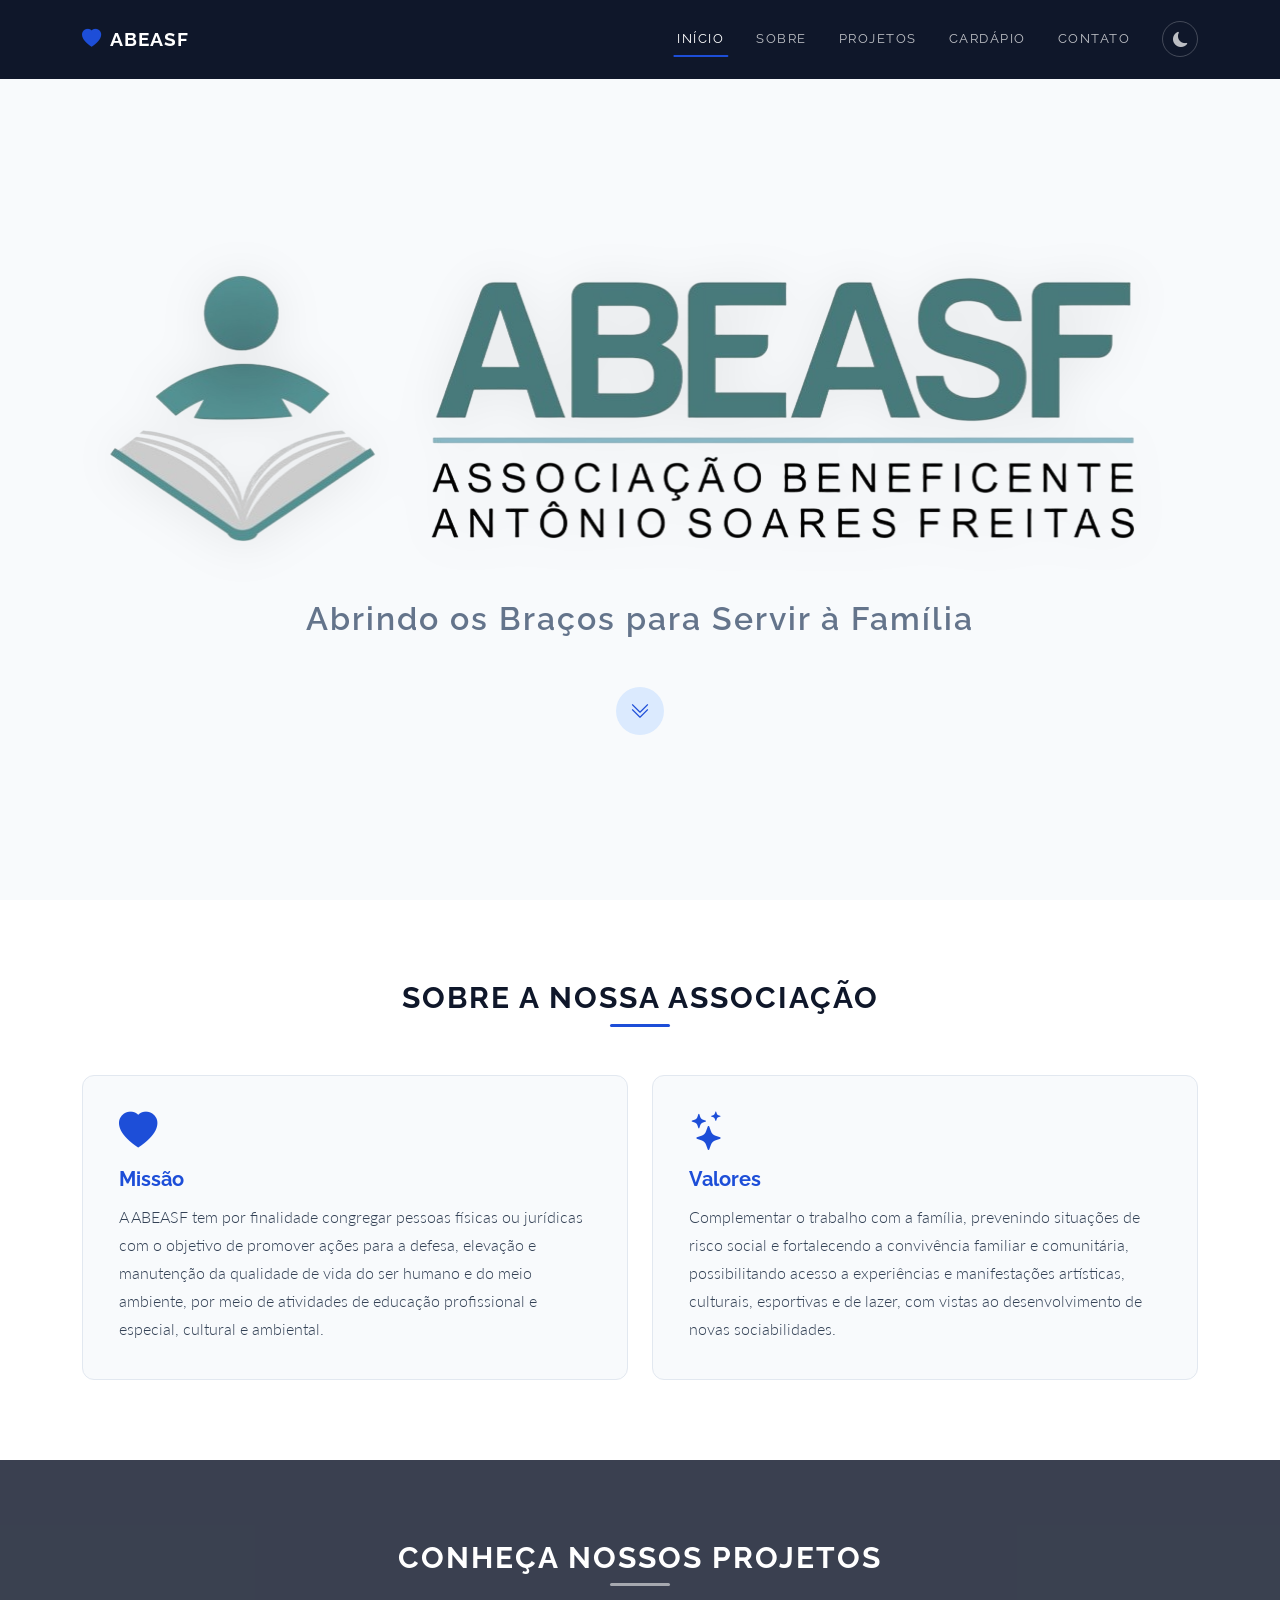
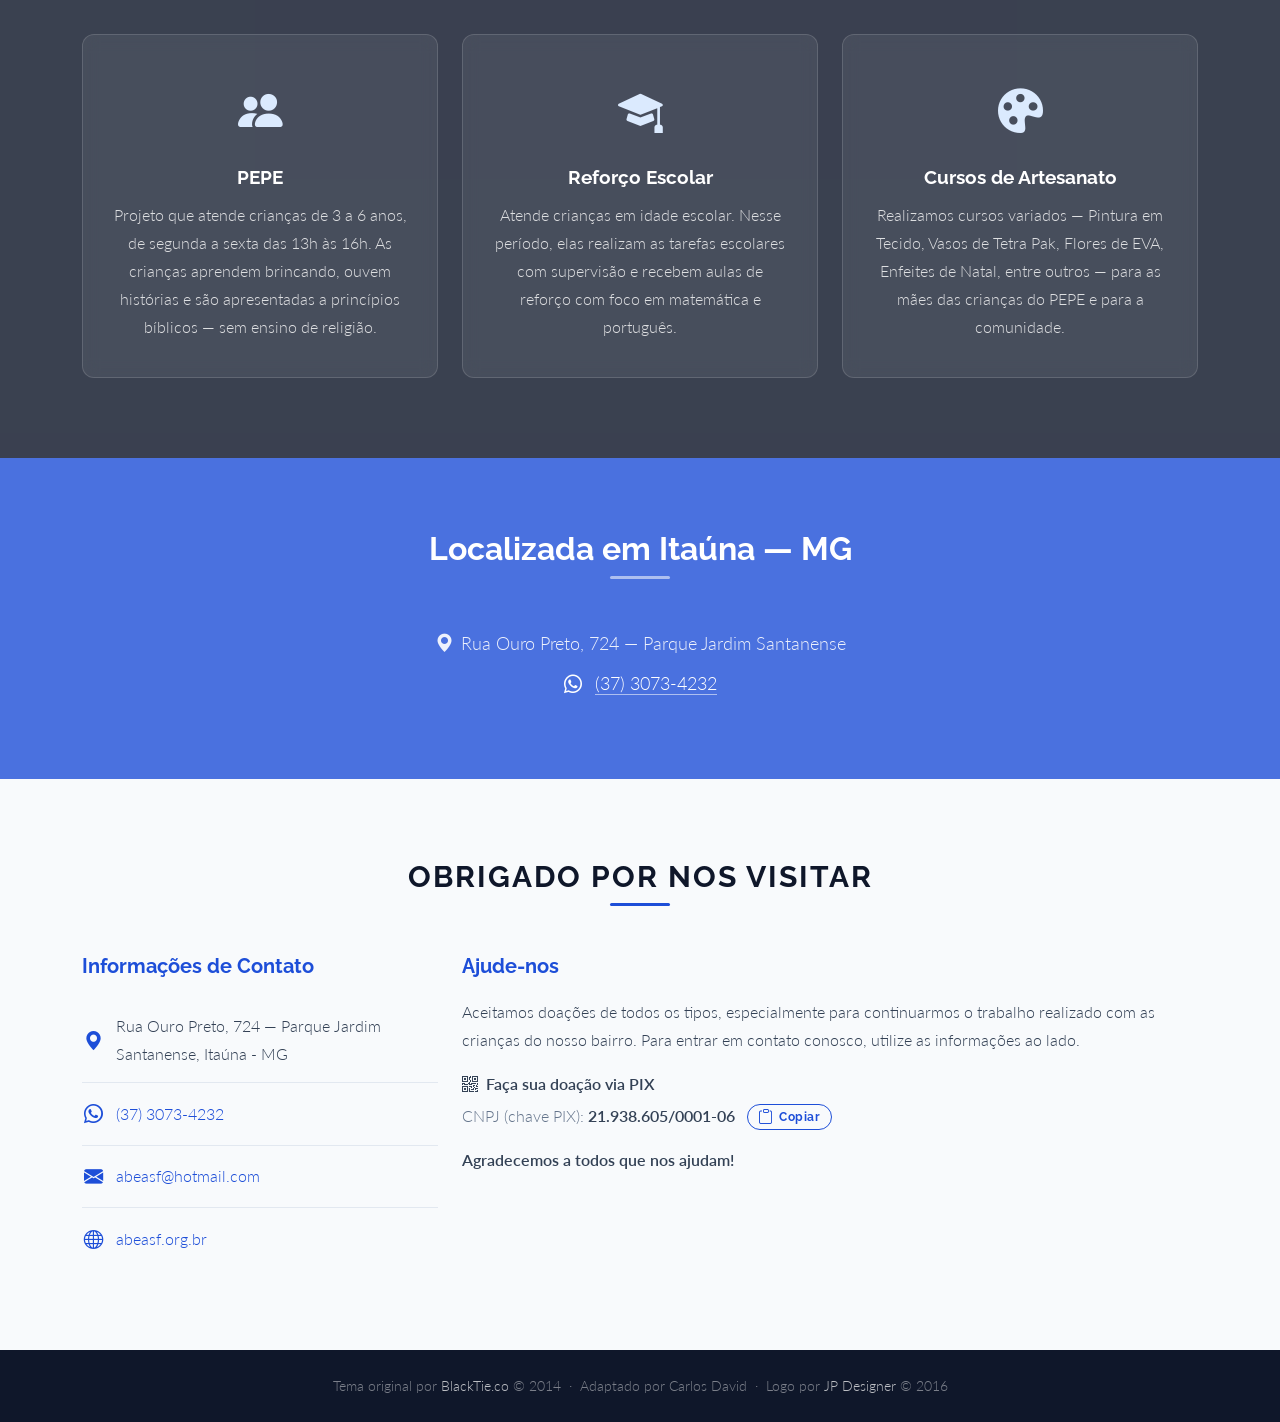
<file: index.html>
<!DOCTYPE html>
<html lang="pt-BR">

<head>
    <meta charset="utf-8">
    <meta name="viewport" content="width=device-width, initial-scale=1.0">
    <meta name="description" content="ABEASF — Associação Beneficente Antonio Soares Freitas. Abrindo os braços para servir à família em Itaúna, MG.">
    <title>ABEASF — Associação Beneficente Antonio Soares Freitas</title>
    <link rel="shortcut icon" href="assets/img/favicon.ico">
    <!-- Anti-flash: aplica o tema salvo antes dos estilos renderizarem -->
    <script>(function(){var t=localStorage.getItem('theme')||'light';document.documentElement.setAttribute('data-theme',t);})();</script>

    <!-- Bootstrap 5 -->
    <link href="https://cdn.jsdelivr.net/npm/bootstrap@5.3.3/dist/css/bootstrap.min.css" rel="stylesheet">
    <!-- Bootstrap Icons -->
    <link href="https://cdn.jsdelivr.net/npm/bootstrap-icons@1.11.3/font/bootstrap-icons.min.css" rel="stylesheet">
    <!-- Google Fonts -->
    <link rel="preconnect" href="https://fonts.googleapis.com">
    <link rel="preconnect" href="https://fonts.gstatic.com" crossorigin>
    <link href="https://fonts.googleapis.com/css2?family=Lato:ital,wght@0,300;0,400;0,700;1,300;1,400&family=Raleway:wght@300;400;700&display=swap" rel="stylesheet">
    <!-- Estilos customizados -->
    <link href="assets/css/main.css" rel="stylesheet">
</head>

<body data-bs-spy="scroll" data-bs-target="#navbar-main" data-bs-offset="80">

    <!-- NAVBAR -->
    <nav id="navbar-main" class="navbar navbar-expand-lg navbar-dark fixed-top">
        <div class="container">
            <a class="navbar-brand" href="#home">
                <i class="bi bi-heart-fill me-2"></i>ABEASF
            </a>
            <div class="collapse navbar-collapse" id="navbarNav">
                <ul class="navbar-nav ms-auto">
                    <li class="nav-item"><a class="nav-link" href="#home">Início</a></li>
                    <li class="nav-item"><a class="nav-link" href="#about">Sobre</a></li>
                    <li class="nav-item"><a class="nav-link" href="#projetos">Projetos</a></li>
                    <li class="nav-item"><a class="nav-link" href="cardapio.html">Cardápio</a></li>
                    <li class="nav-item"><a class="nav-link" href="#contact">Contato</a></li>
                </ul>
            </div>
            <a class="nav-quick d-lg-none ms-auto" href="cardapio.html">
                <i class="bi bi-journal-text me-1"></i>Cardápio
            </a>
            <button class="theme-toggle ms-2 ms-lg-3" id="themeToggle" aria-label="Alternar tema">
                <i class="bi bi-moon-fill" id="themeIcon"></i>
            </button>
            <button class="navbar-toggler border-0 d-lg-none ms-2" type="button" data-bs-toggle="collapse"
                data-bs-target="#navbarNav" aria-controls="navbarNav" aria-expanded="false"
                aria-label="Abrir menu de navegação">
                <span class="navbar-toggler-icon"></span>
            </button>
        </div>
    </nav>

    <!-- HERO -->
    <section id="home" class="section-hero">
        <div class="container text-center">
            <img src="assets/img/logo-trans.png" alt="Logotipo da ABEASF" class="img-fluid hero-logo">
            <p class="hero-tagline">Abrindo os Braços para Servir à Família</p>
            <a href="#about" class="btn-scroll-down" aria-label="Rolar para baixo">
                <i class="bi bi-chevron-double-down"></i>
            </a>
        </div>
    </section>

    <!-- SOBRE -->
    <section id="about" class="section-about">
        <div class="container">
            <h2 class="section-title">Sobre a Nossa Associação</h2>
            <hr class="section-hr">
            <div class="row g-4">
                <div class="col-md-6">
                    <div class="feature-card">
                        <div class="feature-icon">
                            <i class="bi bi-heart-fill"></i>
                        </div>
                        <h3>Missão</h3>
                        <p>A ABEASF tem por finalidade congregar pessoas físicas ou jurídicas com o objetivo de
                            promover ações para a defesa, elevação e manutenção da qualidade de vida do ser
                            humano e do meio ambiente, por meio de atividades de educação profissional e
                            especial, cultural e ambiental.</p>
                    </div>
                </div>
                <div class="col-md-6">
                    <div class="feature-card">
                        <div class="feature-icon">
                            <i class="bi bi-stars"></i>
                        </div>
                        <h3>Valores</h3>
                        <p>Complementar o trabalho com a família, prevenindo situações de risco social e
                            fortalecendo a convivência familiar e comunitária, possibilitando acesso a
                            experiências e manifestações artísticas, culturais, esportivas e de lazer, com
                            vistas ao desenvolvimento de novas sociabilidades.</p>
                    </div>
                </div>
            </div>
        </div>
    </section>

    <!-- PROJETOS -->
    <section id="projetos" class="section-projects">
        <div class="overlay"></div>
        <div class="container position-relative">
            <h2 class="section-title text-white">Conheça Nossos Projetos</h2>
            <hr class="section-hr light">
            <div class="row g-4 justify-content-center">
                <div class="col-lg-4 col-md-6">
                    <div class="project-card">
                        <i class="bi bi-people-fill project-icon"></i>
                        <h3>PEPE</h3>
                        <p>Projeto que atende crianças de 3 a 6 anos, de segunda a sexta das 13h às 16h. As
                            crianças aprendem brincando, ouvem histórias e são apresentadas a princípios
                            bíblicos — sem ensino de religião.</p>
                    </div>
                </div>
                <div class="col-lg-4 col-md-6">
                    <div class="project-card">
                        <i class="bi bi-mortarboard-fill project-icon"></i>
                        <h3>Reforço Escolar</h3>
                        <p>Atende crianças em idade escolar. Nesse período, elas realizam as tarefas escolares
                            com supervisão e recebem aulas de reforço com foco em matemática e português.</p>
                    </div>
                </div>
                <div class="col-lg-4 col-md-6">
                    <div class="project-card">
                        <i class="bi bi-palette-fill project-icon"></i>
                        <h3>Cursos de Artesanato</h3>
                        <p>Realizamos cursos variados — Pintura em Tecido, Vasos de Tetra Pak, Flores de EVA,
                            Enfeites de Natal, entre outros — para as mães das crianças do PEPE e para a
                            comunidade.</p>
                    </div>
                </div>
            </div>
        </div>
    </section>

    <!-- LOCALIZAÇÃO -->
    <section class="section-location">
        <div class="overlay"></div>
        <div class="container position-relative text-center">
            <h2>Localizada em Itaúna — MG</h2>
            <hr class="section-hr light">
            <p class="location-info">
                <i class="bi bi-geo-alt-fill me-2"></i>Rua Ouro Preto, 724 — Parque Jardim Santanense
            </p>
            <p class="location-info">
                <i class="bi bi-whatsapp me-2"></i>
                <a href="https://wa.me/553730734232" target="_blank" rel="noopener noreferrer">(37) 3073-4232</a>
            </p>
        </div>
    </section>

    <!-- CONTATO -->
    <section id="contact" class="section-contact">
        <div class="container">
            <h2 class="section-title">Obrigado por Nos Visitar</h2>
            <hr class="section-hr">
            <div class="row g-4">
                <div class="col-lg-4">
                    <h3 class="contact-subtitle">Informações de Contato</h3>
                    <ul class="contact-list">
                        <li>
                            <i class="bi bi-geo-alt-fill"></i>
                            <span>Rua Ouro Preto, 724 — Parque Jardim Santanense, Itaúna - MG</span>
                        </li>
                        <li>
                            <i class="bi bi-whatsapp"></i>
                            <a href="https://wa.me/553730734232" target="_blank" rel="noopener noreferrer">(37) 3073-4232</a>
                        </li>
                        <li>
                            <i class="bi bi-envelope-fill"></i>
                            <a href="mailto:abeasf@hotmail.com">abeasf@hotmail.com</a>
                        </li>
                        <li>
                            <i class="bi bi-globe"></i>
                            <a href="https://abeasf.org.br" target="_blank" rel="noopener noreferrer">abeasf.org.br</a>
                        </li>
                    </ul>
                </div>
                <div class="col-lg-8">
                    <h3 class="contact-subtitle">Ajude-nos</h3>
                    <p>Aceitamos doações de todos os tipos, especialmente para continuarmos o trabalho
                        realizado com as crianças do nosso bairro. Para entrar em contato conosco, utilize
                        as informações ao lado.</p>
                    <p class="mb-1 fw-semibold">
                        <i class="bi bi-qr-code me-2"></i>Faça sua doação via PIX
                    </p>
                    <p class="mb-3">
                        <span class="text-muted">CNPJ (chave PIX):</span>
                        <span class="fw-semibold" id="pixKey">21.938.605/0001-06</span>
                        <button type="button" class="btn-copy" id="copyPixBtn"
                                data-copy-target="pixKey"
                                aria-label="Copiar CNPJ para a área de transferência">
                            <i class="bi bi-clipboard" aria-hidden="true"></i>
                            <span class="btn-copy-label">Copiar</span>
                        </button>
                    </p>
                    <p class="fw-semibold">Agradecemos a todos que nos ajudam!</p>
                </div>
            </div>
        </div>
    </section>

    <!-- RODAPÉ -->
    <footer class="site-footer">
        <div class="container text-center">
            <p>Tema original por <a href="https://blacktie.co" target="_blank" rel="noopener noreferrer">BlackTie.co</a>
                &copy; 2014 &nbsp;&middot;&nbsp;
                Adaptado por Carlos David &nbsp;&middot;&nbsp;
                Logo por <a href="https://www.joaopaulodesigner.com/" target="_blank" rel="noopener noreferrer">JP Designer</a>
                &copy; 2016</p>
        </div>
    </footer>

    <!-- Bootstrap 5 JS -->
    <script src="https://cdn.jsdelivr.net/npm/bootstrap@5.3.3/dist/js/bootstrap.bundle.min.js"></script>
    <script>
        window.addEventListener('scroll', function () {
            document.getElementById('navbar-main').classList.toggle('scrolled', window.scrollY > 50);
        });

        (function () {
            var html = document.documentElement;
            var btn  = document.getElementById('themeToggle');
            var icon = document.getElementById('themeIcon');

            function setTheme(theme) {
                html.setAttribute('data-theme', theme);
                localStorage.setItem('theme', theme);
                icon.className = theme === 'dark' ? 'bi bi-sun-fill' : 'bi bi-moon-fill';
            }

            // Sincroniza o ícone com o tema já aplicado pelo script do <head>
            setTheme(html.getAttribute('data-theme') || 'light');

            btn.addEventListener('click', function () {
                setTheme(html.getAttribute('data-theme') === 'dark' ? 'light' : 'dark');
            });
        })();

        // Copiar CNPJ (chave PIX) para a área de transferência
        (function () {
            var btn = document.getElementById('copyPixBtn');
            if (!btn) return;

            var icon  = btn.querySelector('i');
            var label = btn.querySelector('.btn-copy-label');
            var originalIcon  = icon.className;
            var originalLabel = label.textContent;
            var resetTimer;

            btn.addEventListener('click', function () {
                var target = document.getElementById(btn.dataset.copyTarget);
                if (!target) return;
                var text = target.textContent.trim();

                var done = function () {
                    btn.classList.add('is-copied');
                    icon.className   = 'bi bi-check2';
                    label.textContent = 'Copiado!';
                    clearTimeout(resetTimer);
                    resetTimer = setTimeout(function () {
                        btn.classList.remove('is-copied');
                        icon.className   = originalIcon;
                        label.textContent = originalLabel;
                    }, 1800);
                };

                if (navigator.clipboard && window.isSecureContext) {
                    navigator.clipboard.writeText(text).then(done).catch(fallback);
                } else {
                    fallback();
                }

                function fallback() {
                    var isIOS = /iPad|iPhone|iPod/.test(navigator.userAgent) && !window.MSStream;
                    var ta = document.createElement('textarea');
                    ta.value = text;
                    // iOS exige editável e visível para permitir cópia via execCommand
                    ta.contentEditable = 'true';
                    ta.readOnly = false;
                    ta.style.position = 'fixed';
                    ta.style.top = '0';
                    ta.style.left = '0';
                    ta.style.width = '1px';
                    ta.style.height = '1px';
                    ta.style.opacity = '0';
                    ta.style.fontSize = '16px'; // evita auto-zoom no iOS
                    document.body.appendChild(ta);

                    if (isIOS) {
                        var range = document.createRange();
                        range.selectNodeContents(ta);
                        var sel = window.getSelection();
                        sel.removeAllRanges();
                        sel.addRange(range);
                        ta.setSelectionRange(0, 999999);
                    } else {
                        ta.focus();
                        ta.select();
                    }

                    try { document.execCommand('copy'); done(); } catch (e) { /* silencioso */ }
                    document.body.removeChild(ta);
                }
            });
        })();
    </script>

</body>
</html>
</file>
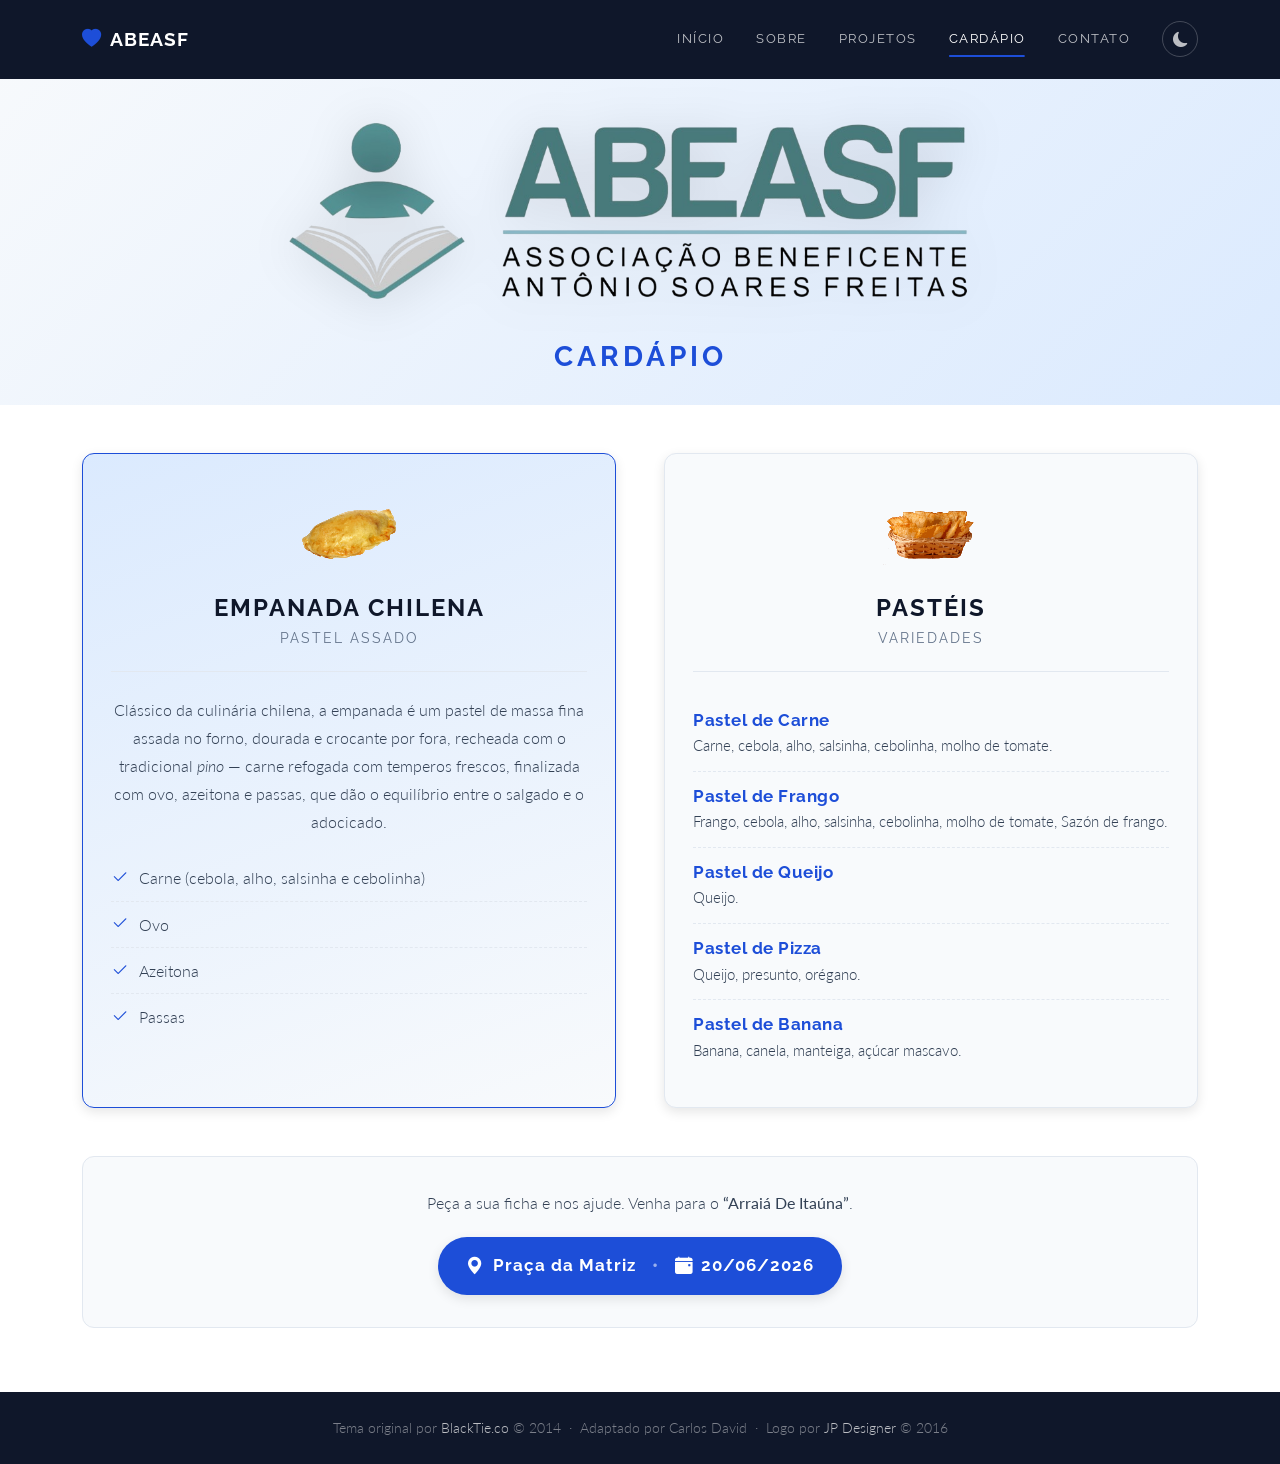
<file: cardapio.html>
<!DOCTYPE html>
<html lang="pt-BR">

<head>
    <meta charset="utf-8">
    <meta name="viewport" content="width=device-width, initial-scale=1.0">
    <meta name="description" content="Cardápio da ABEASF — Empanada Chilena e pastéis assados. Ajude a associação saboreando comidas artesanais.">
    <title>Cardápio — ABEASF</title>
    <link rel="shortcut icon" href="assets/img/favicon.ico">
    <!-- Anti-flash: aplica o tema salvo antes dos estilos renderizarem -->
    <script>(function(){var t=localStorage.getItem('theme')||'light';document.documentElement.setAttribute('data-theme',t);})();</script>

    <!-- Bootstrap 5 -->
    <link href="https://cdn.jsdelivr.net/npm/bootstrap@5.3.3/dist/css/bootstrap.min.css" rel="stylesheet">
    <!-- Bootstrap Icons -->
    <link href="https://cdn.jsdelivr.net/npm/bootstrap-icons@1.11.3/font/bootstrap-icons.min.css" rel="stylesheet">
    <!-- Google Fonts -->
    <link rel="preconnect" href="https://fonts.googleapis.com">
    <link rel="preconnect" href="https://fonts.gstatic.com" crossorigin>
    <link href="https://fonts.googleapis.com/css2?family=Lato:ital,wght@0,300;0,400;0,700;1,300;1,400&family=Raleway:wght@300;400;700&display=swap" rel="stylesheet">
    <!-- Estilos customizados -->
    <link href="assets/css/main.css" rel="stylesheet">
</head>

<body class="page-cardapio">

    <!-- NAVBAR -->
    <nav id="navbar-main" class="navbar navbar-expand-lg navbar-dark fixed-top">
        <div class="container">
            <a class="navbar-brand" href="index.html#home">
                <i class="bi bi-heart-fill me-2"></i>ABEASF
            </a>
            <div class="collapse navbar-collapse" id="navbarNav">
                <ul class="navbar-nav ms-auto">
                    <li class="nav-item"><a class="nav-link" href="index.html#home">Início</a></li>
                    <li class="nav-item"><a class="nav-link" href="index.html#about">Sobre</a></li>
                    <li class="nav-item"><a class="nav-link" href="index.html#projetos">Projetos</a></li>
                    <li class="nav-item"><a class="nav-link active" href="cardapio.html">Cardápio</a></li>
                    <li class="nav-item"><a class="nav-link" href="index.html#contact">Contato</a></li>
                </ul>
            </div>
            <a class="nav-quick nav-quick-active d-lg-none ms-auto" href="cardapio.html" aria-current="page">
                <i class="bi bi-journal-text me-1"></i>Cardápio
            </a>
            <button class="theme-toggle ms-2 ms-lg-3" id="themeToggle" aria-label="Alternar tema">
                <i class="bi bi-moon-fill" id="themeIcon"></i>
            </button>
            <button class="navbar-toggler border-0 d-lg-none ms-2" type="button" data-bs-toggle="collapse"
                data-bs-target="#navbarNav" aria-controls="navbarNav" aria-expanded="false"
                aria-label="Abrir menu de navegação">
                <span class="navbar-toggler-icon"></span>
            </button>
        </div>
    </nav>

    <!-- HERO COM LOGO GRANDE -->
    <header class="menu-hero">
        <div class="container text-center">
            <img src="assets/img/logo-trans.png" alt="Logotipo da ABEASF" class="menu-hero-logo">
            <p class="menu-hero-tagline">Cardápio</p>
        </div>
    </header>

    <!-- CARDÁPIO — 2 COLUNAS -->
    <section class="menu-content">
        <div class="container">
            <div class="row g-4 g-lg-5">

                <!-- COLUNA 1 — EMPANADA CHILENA -->
                <div class="col-lg-6">
                    <article class="menu-column menu-column-feature">
                        <header class="menu-column-header">
                            <img src="assets/img/icons/empanada.svg" alt="" class="menu-column-icon" loading="lazy">
                            <h2 class="menu-column-title">Empanada Chilena</h2>
                            <p class="menu-column-subtitle">Pastel Assado</p>
                        </header>
                        <p class="menu-column-intro">
                            Clássico da culinária chilena, a empanada é um pastel de massa
                            fina assada no forno, dourada e crocante por fora, recheada com
                            o tradicional <em>pino</em> — carne refogada com temperos
                            frescos, finalizada com ovo, azeitona e passas, que dão o
                            equilíbrio entre o salgado e o adocicado.
                        </p>
                        <ul class="menu-ingredients">
                            <li><i class="bi bi-check2"></i>Carne (cebola, alho, salsinha e cebolinha)</li>
                            <li><i class="bi bi-check2"></i>Ovo</li>
                            <li><i class="bi bi-check2"></i>Azeitona</li>
                            <li><i class="bi bi-check2"></i>Passas</li>
                        </ul>
                    </article>
                </div>

                <!-- COLUNA 2 — PASTÉIS -->
                <div class="col-lg-6">
                    <article class="menu-column">
                        <header class="menu-column-header">
                            <img src="assets/img/icons/pastel.svg" alt="" class="menu-column-icon" loading="lazy">
                            <h2 class="menu-column-title">Pastéis</h2>
                            <p class="menu-column-subtitle">Variedades</p>
                        </header>

                        <ul class="menu-items">
                            <li class="menu-item">
                                <h3>Pastel de Carne</h3>
                                <p>Carne, cebola, alho, salsinha, cebolinha, molho de tomate.</p>
                            </li>
                            <li class="menu-item">
                                <h3>Pastel de Frango</h3>
                                <p>Frango, cebola, alho, salsinha, cebolinha, molho de tomate, Sazón de frango.</p>
                            </li>
                            <li class="menu-item">
                                <h3>Pastel de Queijo</h3>
                                <p>Queijo.</p>
                            </li>
                            <li class="menu-item">
                                <h3>Pastel de Pizza</h3>
                                <p>Queijo, presunto, orégano.</p>
                            </li>
                            <li class="menu-item">
                                <h3>Pastel de Banana</h3>
                                <p>Banana, canela, manteiga, açúcar mascavo.</p>
                            </li>
                        </ul>
                    </article>
                </div>

            </div>

            <!-- CTA EVENTO -->
            <div class="menu-cta text-center">
                <p class="menu-cta-text">
                    Peça a sua ficha e nos ajude. Venha para o <strong>“Arraiá De Itaúna”</strong>.
                </p>
                <div class="menu-event">
                    <span class="menu-event-item">
                        <i class="bi bi-geo-alt-fill"></i>Praça da Matriz
                    </span>
                    <span class="menu-event-divider" aria-hidden="true">•</span>
                    <span class="menu-event-item">
                        <i class="bi bi-calendar-event-fill"></i>20/06/2026
                    </span>
                </div>
            </div>
        </div>
    </section>

    <!-- RODAPÉ -->
    <footer class="site-footer">
        <div class="container text-center">
            <p>Tema original por <a href="https://blacktie.co" target="_blank" rel="noopener noreferrer">BlackTie.co</a>
                &copy; 2014 &nbsp;&middot;&nbsp;
                Adaptado por Carlos David &nbsp;&middot;&nbsp;
                Logo por <a href="https://www.joaopaulodesigner.com/" target="_blank" rel="noopener noreferrer">JP Designer</a>
                &copy; 2016</p>
        </div>
    </footer>

    <!-- Bootstrap 5 JS -->
    <script src="https://cdn.jsdelivr.net/npm/bootstrap@5.3.3/dist/js/bootstrap.bundle.min.js"></script>
    <script>
        window.addEventListener('scroll', function () {
            document.getElementById('navbar-main').classList.toggle('scrolled', window.scrollY > 50);
        });

        (function () {
            var html = document.documentElement;
            var btn  = document.getElementById('themeToggle');
            var icon = document.getElementById('themeIcon');

            function setTheme(theme) {
                html.setAttribute('data-theme', theme);
                localStorage.setItem('theme', theme);
                icon.className = theme === 'dark' ? 'bi bi-sun-fill' : 'bi bi-moon-fill';
            }

            // Sincroniza o ícone com o tema já aplicado pelo script do <head>
            setTheme(html.getAttribute('data-theme') || 'light');

            btn.addEventListener('click', function () {
                setTheme(html.getAttribute('data-theme') === 'dark' ? 'light' : 'dark');
            });
        })();
    </script>

</body>
</html>
</file>
<file: assets/css/main.css>
/* ==========================================================================
   Variáveis CSS
   ========================================================================== */
:root {
    --primary:        #1d4ed8;
    --primary-dark:   #1e3a8a;
    --primary-light:  #dbeafe;
    --dark:           #0f172a;
    --text:           #334155;
    --text-muted:     #64748b;
    --light-bg:       #f8fafc;
    --border:         #e2e8f0;
    --shadow-md:      0 4px 12px rgba(0, 0, 0, .10);
    --shadow-lg:      0 10px 30px rgba(0, 0, 0, .13);
    --radius:         .75rem;
    --transition:     .25s ease;
    --navbar-h:       76px;
}

/* ==========================================================================
   Base
   ========================================================================== */
html {
    scroll-behavior: smooth;
}

body {
    font-family: 'Lato', sans-serif;
    font-weight: 300;
    font-size: 16px;
    color: var(--text);
    line-height: 1.75;
}

h1, h2, h3, h4, h5, h6 {
    font-family: 'Raleway', sans-serif;
    font-weight: 700;
    color: var(--dark);
}

a {
    color: var(--primary);
    text-decoration: none;
    transition: color var(--transition);
}

a:hover {
    color: var(--primary-dark);
}

::selection {
    background: var(--primary);
    color: #fff;
}

/* ==========================================================================
   Utilitários compartilhados
   ========================================================================== */
.section-title {
    text-align: center;
    font-size: 1.85rem;
    letter-spacing: 2px;
    text-transform: uppercase;
    margin-bottom: .5rem;
}

.section-hr {
    width: 60px;
    height: 3px;
    background: var(--primary);
    border: none;
    margin: 0 auto 3rem;
    opacity: 1;
    border-radius: 2px;
}

.section-hr.light {
    background: rgba(255, 255, 255, .55);
}

.overlay {
    position: absolute;
    inset: 0;
}

/* ==========================================================================
   Navbar
   ========================================================================== */
#navbar-main {
    background: var(--dark);
    padding: 1.1rem 0;
    transition: padding var(--transition), box-shadow var(--transition);
}

#navbar-main.scrolled {
    padding: .65rem 0;
    box-shadow: 0 4px 20px rgba(0, 0, 0, .28);
}

.navbar-brand {
    font-family: 'Raleway', sans-serif;
    font-weight: 700;
    font-size: 1.2rem;
    letter-spacing: 1px;
    color: #fff !important;
}

.navbar-brand i {
    color: var(--primary);
}

.nav-link {
    font-family: 'Raleway', sans-serif;
    font-size: .82rem;
    font-weight: 400;
    letter-spacing: 1.5px;
    text-transform: uppercase;
    padding: .5rem 1rem !important;
    color: rgba(255, 255, 255, .72) !important;
    transition: color var(--transition);
    position: relative;
}

.nav-link::after {
    content: '';
    position: absolute;
    bottom: 2px;
    left: 50%;
    transform: translateX(-50%);
    width: 0;
    height: 2px;
    background: var(--primary);
    border-radius: 1px;
    transition: width var(--transition);
}

.nav-link:hover,
.nav-link.active {
    color: #fff !important;
}

.nav-link:hover::after,
.nav-link.active::after {
    width: 70%;
}

.nav-quick {
    display: inline-flex;
    align-items: center;
    background: var(--primary);
    color: #fff;
    font-family: 'Raleway', sans-serif;
    font-size: .72rem;
    font-weight: 700;
    letter-spacing: 1.5px;
    text-transform: uppercase;
    padding: .45rem 1rem;
    border-radius: 999px;
    text-decoration: none;
    line-height: 1;
    transition: background var(--transition), color var(--transition), transform var(--transition);
}

.nav-quick:hover,
.nav-quick:focus {
    background: var(--primary-dark);
    color: #fff;
    transform: translateY(-1px);
}

.nav-quick-active {
    background: rgba(255, 255, 255, .14);
    color: rgba(255, 255, 255, .9);
    border: 1px solid rgba(255, 255, 255, .25);
    pointer-events: none;
}

.theme-toggle {
    background: transparent;
    border: 1px solid rgba(255, 255, 255, .22);
    border-radius: 50%;
    width: 36px;
    height: 36px;
    display: flex;
    align-items: center;
    justify-content: center;
    color: rgba(255, 255, 255, .72);
    cursor: pointer;
    padding: 0;
    flex-shrink: 0;
    font-size: .95rem;
    transition: background var(--transition), color var(--transition),
                border-color var(--transition), transform var(--transition);
}

.theme-toggle:hover {
    background: rgba(255, 255, 255, .12);
    color: #fff;
    border-color: rgba(255, 255, 255, .45);
    transform: rotate(20deg);
}

/* ==========================================================================
   Hero
   ========================================================================== */
.section-hero {
    min-height: 100vh;
    display: flex;
    align-items: center;
    justify-content: center;
    background: var(--light-bg);
    padding-top: var(--navbar-h);
    text-align: center;
}

.hero-logo {
    max-width: min(1280px, 85vw);
    width: 100%;
    margin-bottom: 1.5rem;
    filter: drop-shadow(0 4px 24px rgba(0, 0, 0, .08));
}

.hero-tagline {
    font-family: 'Raleway', sans-serif;
    font-weight: 300;
    font-size: 2rem;
    font-weight: 600;
    color: var(--text-muted);
    letter-spacing: 2px;
    margin-bottom: 2.5rem;
}

.btn-scroll-down {
    display: inline-flex;
    align-items: center;
    justify-content: center;
    width: 48px;
    height: 48px;
    border-radius: 50%;
    background: var(--primary-light);
    color: var(--primary);
    font-size: 1.25rem;
    animation: bounce 2.2s infinite;
    transition: background var(--transition), color var(--transition);
}

.btn-scroll-down:hover {
    background: var(--primary);
    color: #fff;
    animation: none;
}

@keyframes bounce {
    0%, 100% { transform: translateY(0); }
    50%       { transform: translateY(9px); }
}

/* ==========================================================================
   Sobre
   ========================================================================== */
.section-about {
    padding: 5rem 0;
    background: #fff;
}

.feature-card {
    padding: 2.25rem;
    background: var(--light-bg);
    border-radius: var(--radius);
    border: 1px solid var(--border);
    height: 100%;
    transition: transform var(--transition), box-shadow var(--transition);
}

.feature-card:hover {
    transform: translateY(-5px);
    box-shadow: var(--shadow-lg);
}

.feature-icon {
    font-size: 2.4rem;
    color: var(--primary);
    margin-bottom: 1rem;
    line-height: 1;
}

.feature-card h3 {
    font-size: 1.25rem;
    color: var(--primary);
    margin-bottom: .75rem;
}

.feature-card p {
    color: var(--text);
    margin-bottom: 0;
}

/* ==========================================================================
   Projetos
   ========================================================================== */
.section-projects {
    padding: 5rem 0;
    background-image: url('../img/bg/pj.jpg');
    background-size: cover;
    background-position: center;
    background-attachment: fixed;
    position: relative;
}

.section-projects .overlay {
    background: rgba(15, 23, 42, .82);
}

.project-card {
    background: rgba(255, 255, 255, .07);
    backdrop-filter: blur(8px);
    -webkit-backdrop-filter: blur(8px);
    border: 1px solid rgba(255, 255, 255, .14);
    border-radius: var(--radius);
    padding: 2.25rem 1.75rem;
    text-align: center;
    height: 100%;
    transition: transform var(--transition), background var(--transition);
}

.project-card:hover {
    transform: translateY(-6px);
    background: rgba(255, 255, 255, .14);
}

.project-icon {
    font-size: 2.8rem;
    color: var(--primary-light);
    margin-bottom: 1rem;
    display: block;
}

.project-card h3 {
    color: #fff;
    font-size: 1.2rem;
    margin-bottom: .75rem;
}

.project-card p {
    color: rgba(255, 255, 255, .82);
    margin-bottom: 0;
}

/* ==========================================================================
   Localização
   ========================================================================== */
.section-location {
    padding: 4.5rem 0;
    background-image: url('../img/bg/itauna.jpg');
    background-size: cover;
    background-position: center;
    background-attachment: fixed;
    position: relative;
    color: #fff;
}

.section-location .overlay {
    background: rgba(29, 78, 216, .80);
}

.section-location h2 {
    color: #fff;
    font-size: 2rem;
    text-align: center;
    margin-bottom: .5rem;
}

.location-info {
    color: rgba(255, 255, 255, .9);
    font-size: 1.15rem;
    margin-bottom: .5rem;
}

.location-info a {
    color: #fff;
    text-decoration: none;
    border-bottom: 1px solid rgba(255, 255, 255, .55);
    transition: border-color var(--transition), color var(--transition);
}

.location-info a:hover {
    color: #fff;
    border-bottom-color: #fff;
}

.location-info .bi-whatsapp {
    color: #fff;
}

/* ==========================================================================
   Contato
   ========================================================================== */
.section-contact {
    padding: 5rem 0;
    background: var(--light-bg);
}

.contact-subtitle {
    font-size: 1.25rem;
    color: var(--primary);
    margin-bottom: 1.25rem;
}

.contact-list {
    list-style: none;
    padding: 0;
    margin: 0;
}

.contact-list li {
    display: flex;
    align-items: center;
    gap: .75rem;
    padding: .875rem 0;
    border-bottom: 1px solid var(--border);
}

.contact-list li:last-child {
    border-bottom: none;
}

.contact-list i {
    font-size: 1.2rem;
    color: var(--primary);
    flex-shrink: 0;
    width: 1.4rem;
    text-align: center;
}

.section-contact .text-muted {
    color: var(--text-muted) !important;
}

.btn-copy {
    display: inline-flex;
    align-items: center;
    gap: .35rem;
    margin-left: .5rem;
    padding: .25rem .65rem;
    background: transparent;
    color: var(--primary);
    border: 1px solid var(--primary);
    border-radius: 999px;
    font-family: 'Raleway', sans-serif;
    font-size: .78rem;
    font-weight: 700;
    letter-spacing: .5px;
    line-height: 1;
    cursor: pointer;
    transition: background var(--transition), color var(--transition), border-color var(--transition);
}

.btn-copy:hover,
.btn-copy:focus-visible {
    background: var(--primary);
    color: #fff;
    outline: none;
}

.btn-copy.is-copied {
    background: #16a34a;
    border-color: #16a34a;
    color: #fff;
}

.btn-copy i {
    font-size: .95rem;
}

/* ==========================================================================
   Cardápio — Hero (logo grande, mobile-first)
   ========================================================================== */
.menu-hero {
    background: linear-gradient(135deg, var(--light-bg) 0%, var(--primary-light) 100%);
    padding: calc(var(--navbar-h) + 1.5rem) 0 1.5rem;
    text-align: center;
}

.menu-hero-logo {
    display: block;
    width: 92%;
    max-width: 720px;
    margin: 0 auto 1rem;
    filter: drop-shadow(0 4px 24px rgba(0, 0, 0, .12));
}

.menu-hero-tagline {
    font-family: 'Raleway', sans-serif;
    font-weight: 700;
    font-size: 1.75rem;
    letter-spacing: 4px;
    text-transform: uppercase;
    color: var(--primary);
    margin: 0;
}

/* ==========================================================================
   Cardápio — Conteúdo em 2 colunas
   ========================================================================== */
.menu-content {
    padding: 3rem 0 4rem;
    background: #fff;
}

.menu-column {
    background: var(--light-bg);
    border: 1px solid var(--border);
    border-radius: var(--radius);
    padding: 2rem 1.75rem;
    height: 100%;
    box-shadow: var(--shadow-md);
    transition: transform var(--transition), box-shadow var(--transition);
}

.menu-column:hover {
    transform: translateY(-4px);
    box-shadow: var(--shadow-lg);
}

.menu-column-feature {
    background: linear-gradient(160deg, var(--primary-light) 0%, var(--light-bg) 100%);
    border-color: var(--primary);
}

.menu-column-header {
    text-align: center;
    padding-bottom: 1.25rem;
    margin-bottom: 1.5rem;
    border-bottom: 1px solid var(--border);
}

.menu-column-icon {
    display: block;
    width: 96px;
    height: 96px;
    margin: 0 auto .75rem;
    object-fit: contain;
}

.menu-column-title {
    font-family: 'Raleway', sans-serif;
    font-weight: 700;
    font-size: 1.5rem;
    letter-spacing: 2px;
    text-transform: uppercase;
    color: var(--dark);
    margin: 0;
}

.menu-column-subtitle {
    font-family: 'Raleway', sans-serif;
    font-size: .85rem;
    font-weight: 400;
    letter-spacing: 2px;
    text-transform: uppercase;
    color: var(--text-muted);
    margin: .25rem 0 0;
}

.menu-column-intro {
    color: var(--text);
    font-size: 1rem;
    text-align: center;
    margin-bottom: 1.25rem;
}

.menu-ingredients {
    list-style: none;
    padding: 0;
    margin: 0;
}

.menu-ingredients li {
    color: var(--text);
    font-size: 1rem;
    padding: .45rem 0;
    display: flex;
    align-items: center;
    gap: .65rem;
}

.menu-ingredients li + li {
    border-top: 1px dashed var(--border);
}

.menu-ingredients i {
    color: var(--primary);
    font-size: 1.1rem;
    flex-shrink: 0;
}

.menu-items {
    list-style: none;
    padding: 0;
    margin: 0;
}

.menu-item {
    padding: .9rem 0;
    border-bottom: 1px dashed var(--border);
}

.menu-item:last-child {
    border-bottom: none;
}

.menu-item h3 {
    font-size: 1.05rem;
    color: var(--primary);
    margin: 0 0 .25rem;
    letter-spacing: .5px;
}

.menu-item p {
    color: var(--text);
    font-size: .92rem;
    margin: 0;
    line-height: 1.5;
}

/* ==========================================================================
   Cardápio — CTA
   ========================================================================== */
.menu-cta {
    margin-top: 3rem;
    padding: 2rem 1.5rem;
    background: var(--light-bg);
    border: 1px solid var(--border);
    border-radius: var(--radius);
}

.menu-cta-text {
    color: var(--text);
    font-size: 1rem;
    margin: 0 0 1.25rem;
}

.btn-menu-cta {
    display: inline-flex;
    align-items: center;
    justify-content: center;
    background: var(--primary);
    color: #fff;
    font-family: 'Raleway', sans-serif;
    font-weight: 700;
    font-size: 1.05rem;
    letter-spacing: 1.5px;
    padding: .8rem 2rem;
    border-radius: 999px;
    box-shadow: var(--shadow-md);
    transition: background var(--transition), transform var(--transition), box-shadow var(--transition);
}

.btn-menu-cta:hover {
    background: var(--primary-dark);
    color: #fff;
    transform: translateY(-2px);
    box-shadow: var(--shadow-lg);
}

.menu-event {
    display: inline-flex;
    align-items: center;
    flex-wrap: wrap;
    justify-content: center;
    gap: .5rem 1rem;
    background: var(--primary);
    color: #fff;
    font-family: 'Raleway', sans-serif;
    font-weight: 700;
    font-size: 1.05rem;
    letter-spacing: 1px;
    padding: .85rem 1.75rem;
    border-radius: 999px;
    box-shadow: var(--shadow-md);
}

.menu-event-item {
    display: inline-flex;
    align-items: center;
    gap: .45rem;
}

.menu-event-item i {
    font-size: 1.1rem;
}

.menu-event-divider {
    opacity: .55;
}

@media (max-width: 480px) {
    .menu-event {
        flex-direction: column;
        border-radius: var(--radius);
        padding: 1rem 1.5rem;
    }

    .menu-event-divider {
        display: none;
    }
}

/* ==========================================================================
   Rodapé
   ========================================================================== */
.site-footer {
    background: var(--dark);
    padding: 1.5rem 0;
    color: rgba(255, 255, 255, .45);
    font-size: .875rem;
}

.site-footer p {
    margin: 0;
}

.site-footer a {
    color: rgba(255, 255, 255, .72);
    transition: color var(--transition);
}

.site-footer a:hover {
    color: var(--primary-light);
}

/* ==========================================================================
   Responsivo
   ========================================================================== */
@media (max-width: 768px) {
    .section-title {
        font-size: 1.45rem;
    }

    .hero-tagline {
        font-size: 1.05rem;
        letter-spacing: 1px;
    }

    /* Parallax não funciona bem no iOS mobile */
    .section-projects,
    .section-location {
        background-attachment: scroll;
    }

    /* Cardápio — mobile-first: logo bem grande, colunas empilhadas */
    .menu-hero {
        padding-top: calc(var(--navbar-h) + 1rem);
    }

    .menu-hero-logo {
        width: 96%;
        max-width: 560px;
    }

    .menu-hero-tagline {
        font-size: 1.25rem;
        letter-spacing: 3px;
    }

    .menu-content {
        padding: 2rem 0 3rem;
    }

    .menu-column {
        padding: 1.75rem 1.25rem;
    }

    .menu-column-title {
        font-size: 1.25rem;
        letter-spacing: 1.5px;
    }
}

/* ==========================================================================
   Modo Escuro
   ========================================================================== */
[data-theme="dark"] {
    --primary:        #60a5fa;
    --primary-dark:   #3b82f6;
    --primary-light:  #1d3461;
    --dark:           #f1f5f9;
    --text:           #cbd5e1;
    --text-muted:     #94a3b8;
    --light-bg:       #1e293b;
    --border:         #334155;
}

[data-theme="dark"] body {
    background-color: #0f172a;
}

[data-theme="dark"] #navbar-main {
    background: #020617;
}

[data-theme="dark"] .section-hero {
    background: #0f172a;
}

[data-theme="dark"] .section-about {
    background: #0f172a;
}

[data-theme="dark"] .section-contact {
    background: #0f172a;
}

[data-theme="dark"] .menu-hero {
    background: linear-gradient(135deg, #0f172a 0%, #1d3461 100%);
}

[data-theme="dark"] .menu-content {
    background: #0f172a;
}

[data-theme="dark"] .menu-column {
    background: #1e293b;
}

[data-theme="dark"] .menu-column-feature {
    background: linear-gradient(160deg, #1d3461 0%, #1e293b 100%);
}

[data-theme="dark"] .menu-cta {
    background: #1e293b;
}

[data-theme="dark"] .site-footer {
    background: #020617;
}
</file>
